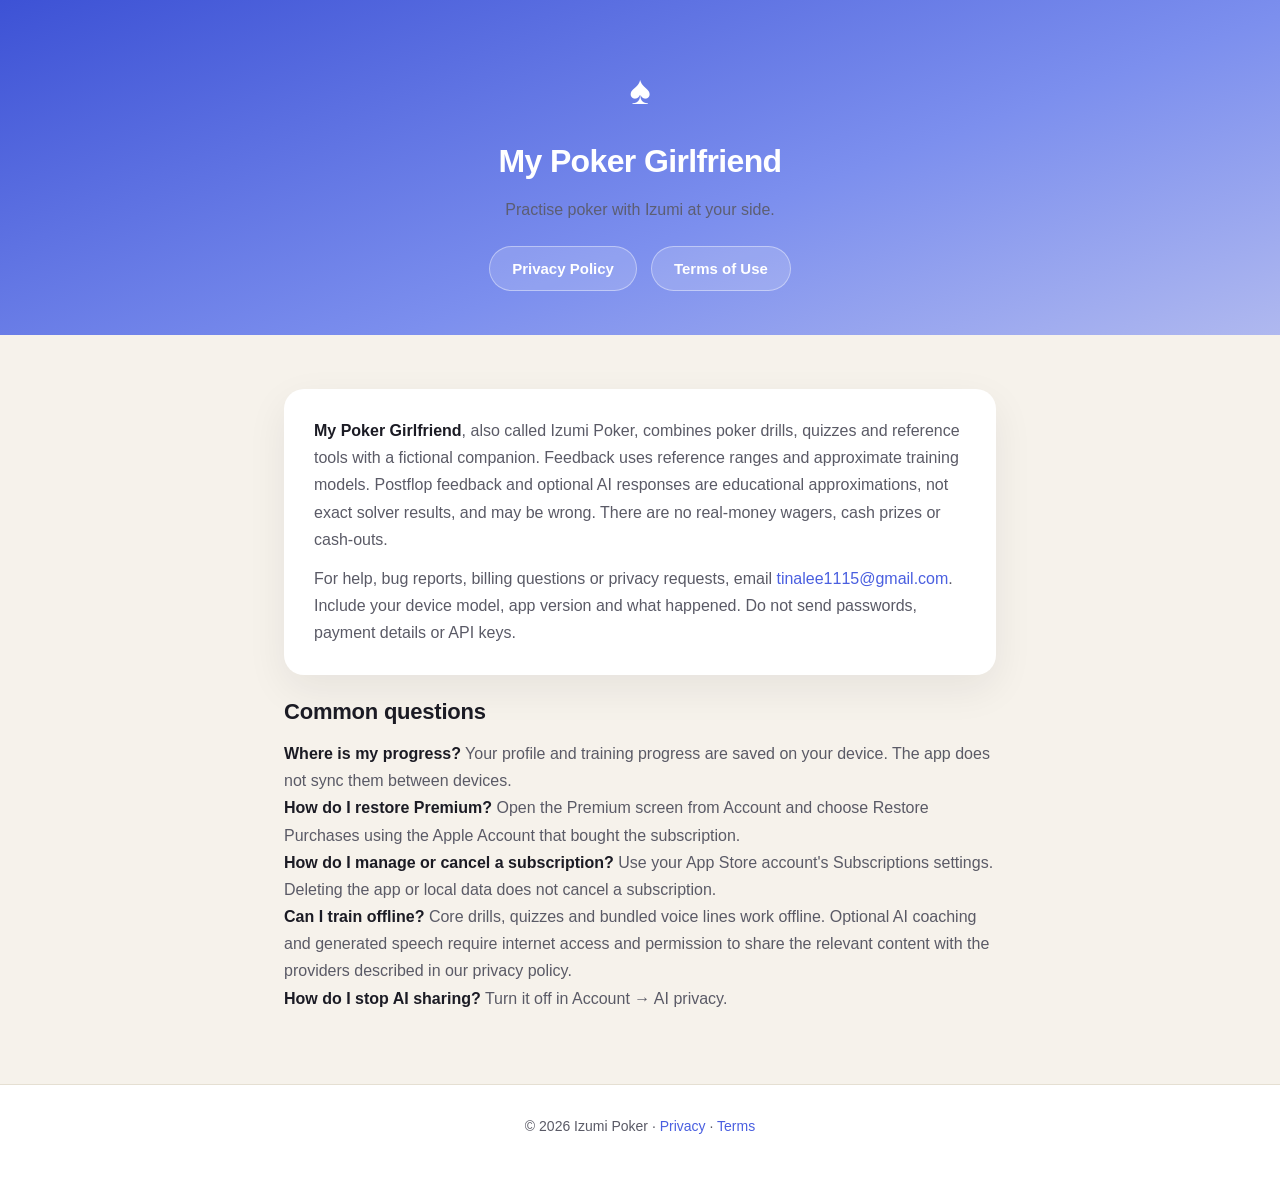
<file: index.html>
<!DOCTYPE html>
<html lang="en"><head><meta charset="UTF-8">
<meta http-equiv="refresh" content="0; url=izumi-poker/">
<title>Izumi Poker</title></head>
<body><a href="izumi-poker/">Izumi Poker</a></body></html>
</file>
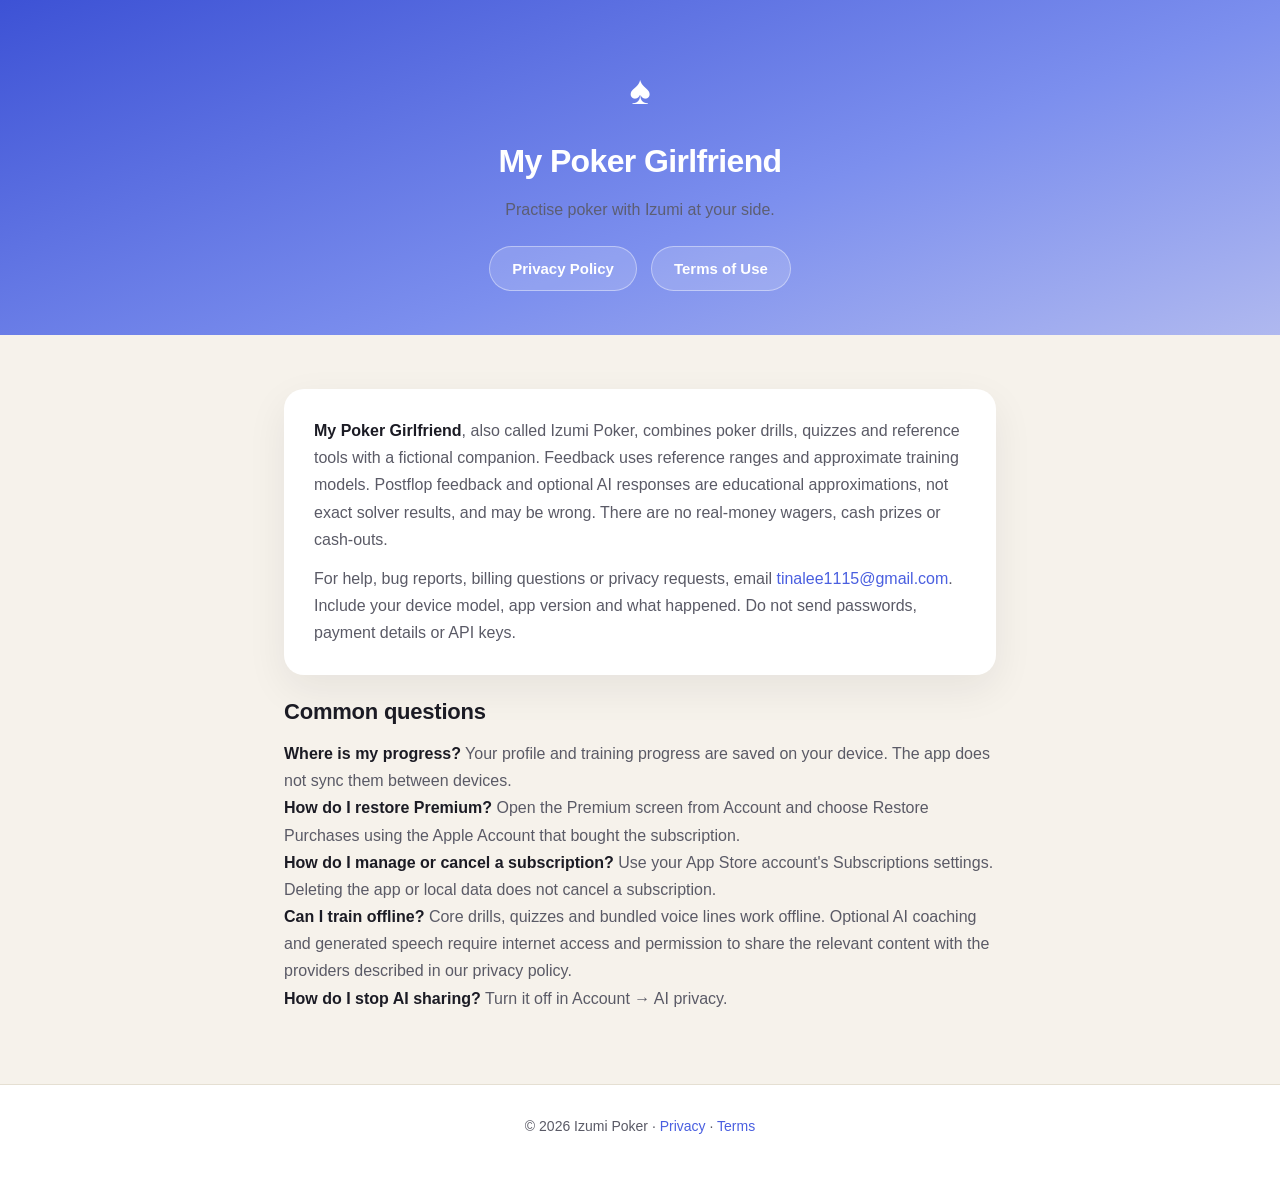
<file: izumi-poker/index.html>
<!DOCTYPE html>
<html lang="en">
<head>
<meta charset="UTF-8">
<meta name="viewport" content="width=device-width, initial-scale=1.0">
<title>My Poker Girlfriend — Support</title>
<link rel="stylesheet" href="style.css">
</head>
<body>
<div class="hero">
  <span class="spade">♠</span>
  <h1>My Poker Girlfriend</h1>
  <p>Practise poker with Izumi at your side.</p>
  <div class="nav">
    <a href="privacy.html">Privacy Policy</a>
    <a href="terms.html">Terms of Use</a>
  </div>
</div>
<main>
  <div class="card">
    <p><b>My Poker Girlfriend</b>, also called Izumi Poker, combines poker drills,
    quizzes and reference tools with a fictional companion. Feedback uses reference
    ranges and approximate training models. Postflop feedback and optional AI responses
    are educational approximations, not exact solver results, and may be wrong.
    There are no real-money wagers, cash prizes or cash-outs.</p>
    <p style="margin-top:12px">For help, bug reports, billing questions or privacy requests,
    email <a href="mailto:tinalee1115@gmail.com">tinalee1115@gmail.com</a>.
    Include your device model, app version and what happened. Do not send passwords,
    payment details or API keys.</p>
  </div>
  <h2>Common questions</h2>
  <p><b>Where is my progress?</b> Your profile and training progress are saved on your
  device. The app does not sync them between devices.</p>
  <p><b>How do I restore Premium?</b> Open the Premium screen from Account and choose
  Restore Purchases using the Apple Account that bought the subscription.</p>
  <p><b>How do I manage or cancel a subscription?</b> Use your App Store account's
  Subscriptions settings. Deleting the app or local data does not cancel a subscription.</p>
  <p><b>Can I train offline?</b> Core drills, quizzes and bundled voice lines work offline.
  Optional AI coaching and generated speech require internet access and permission to
  share the relevant content with the providers described in our privacy policy.</p>
  <p><b>How do I stop AI sharing?</b> Turn it off in Account → AI privacy.</p>
</main>
<footer>© 2026 Izumi Poker · <a href="privacy.html">Privacy</a> · <a href="terms.html">Terms</a></footer>
</body>
</html>
</file>
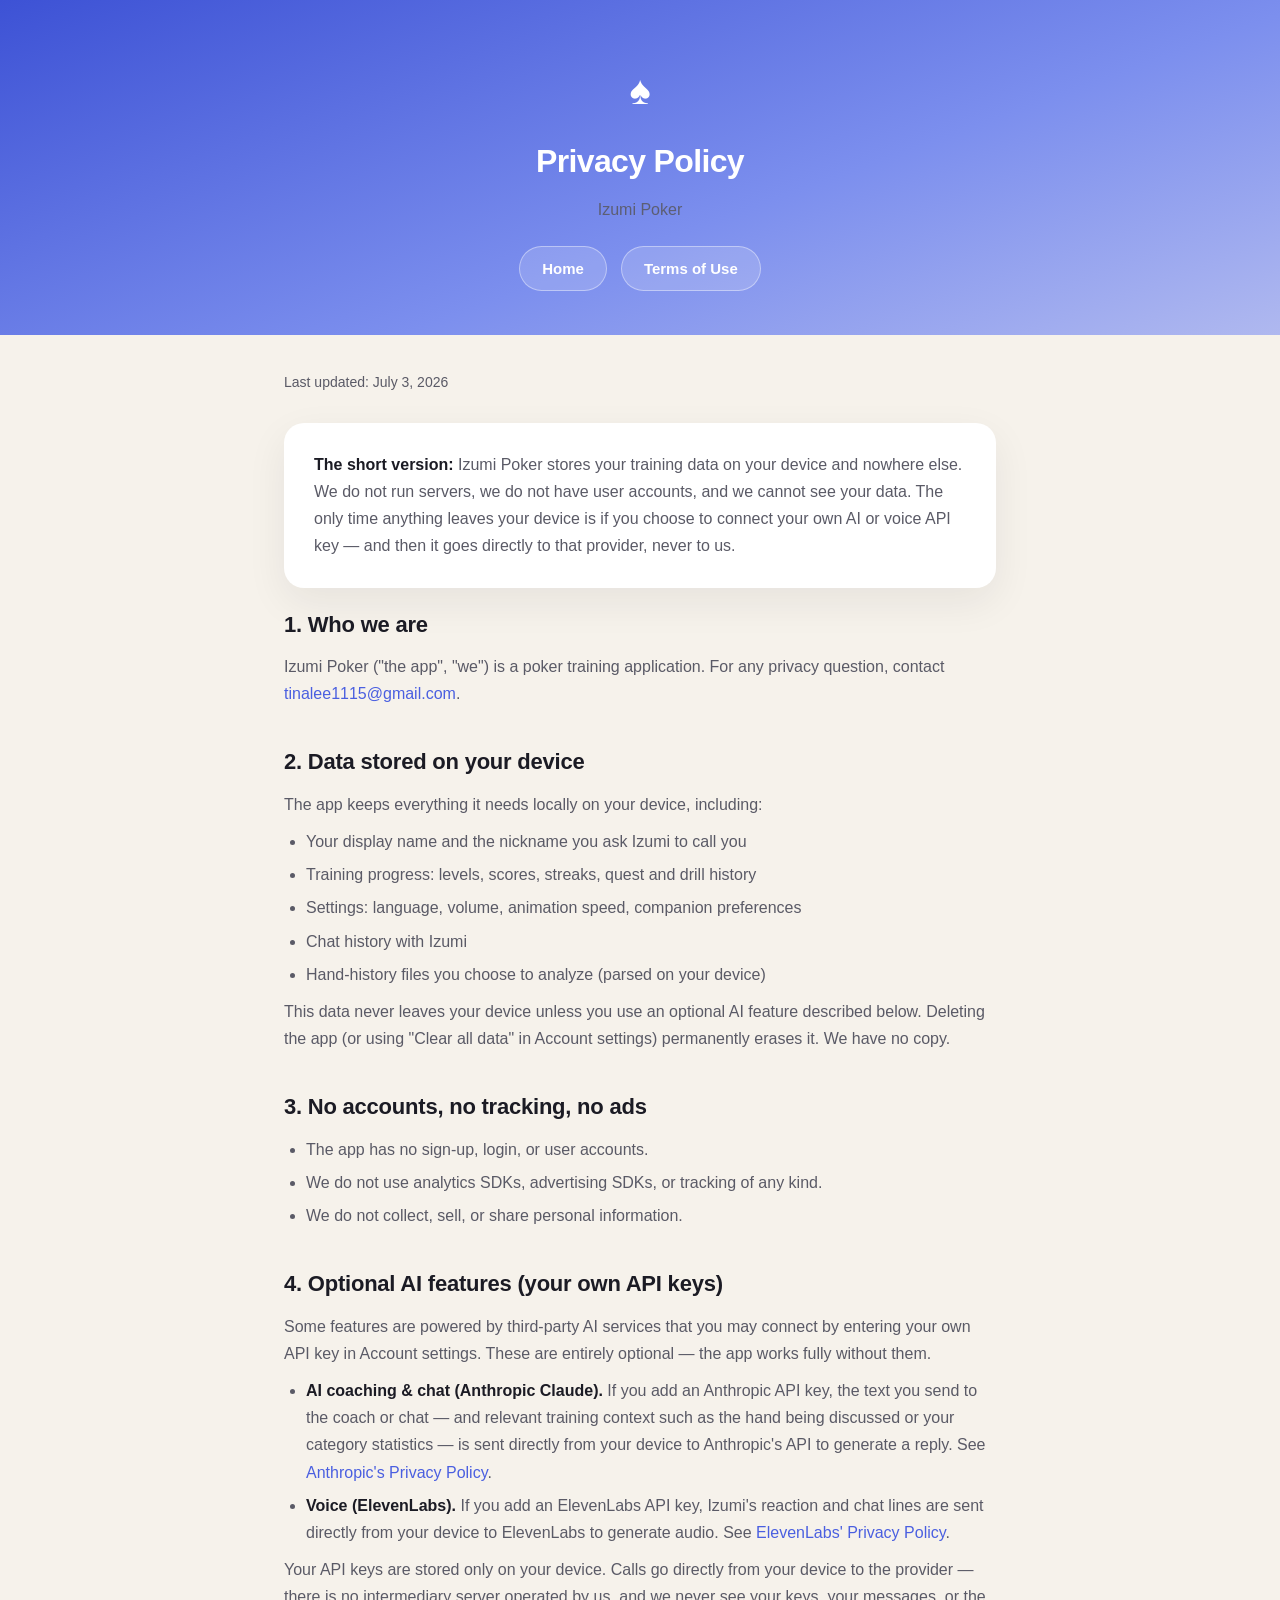
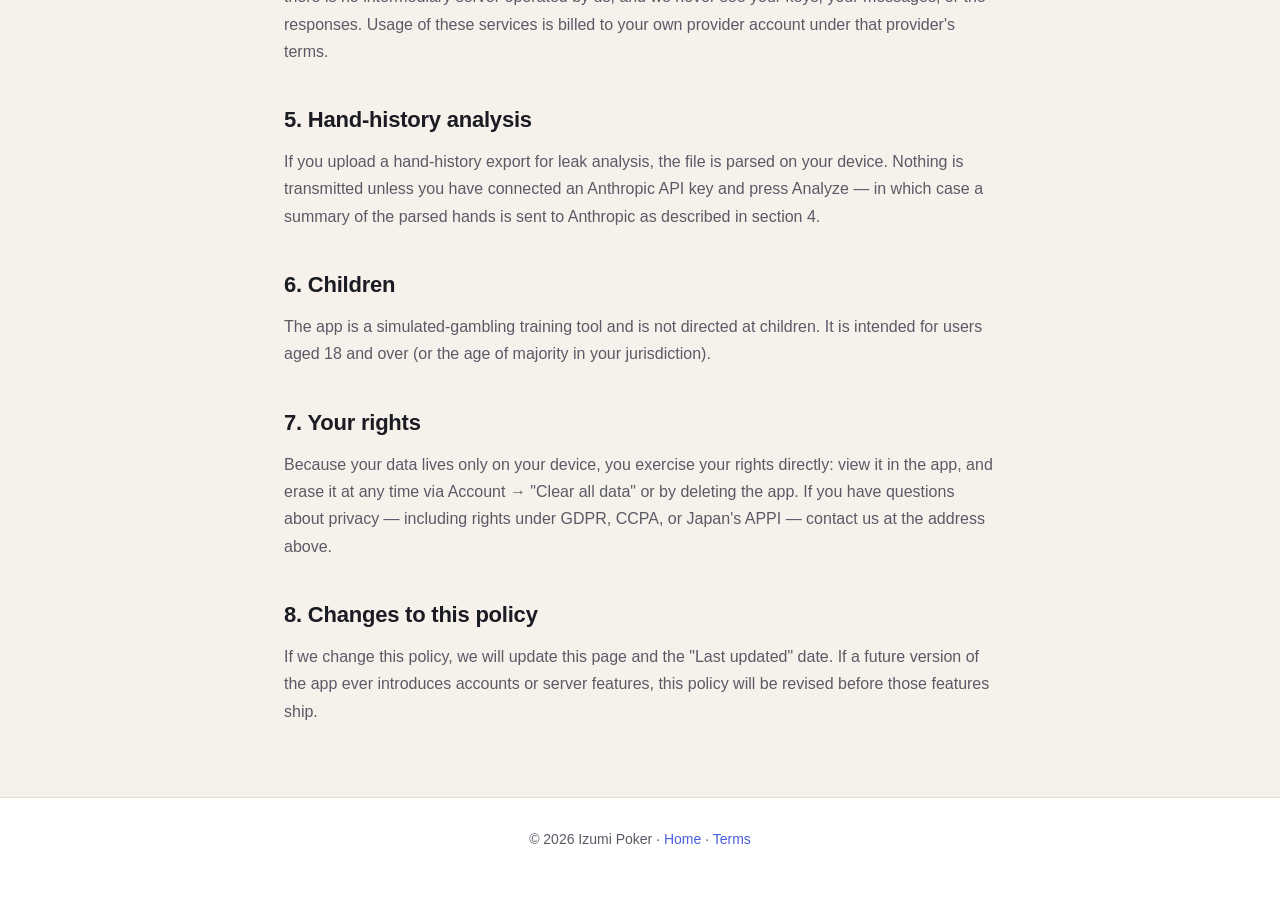
<file: privacy.html>
<!DOCTYPE html>
<html lang="en">
<head>
<meta charset="UTF-8">
<meta name="viewport" content="width=device-width, initial-scale=1.0">
<title>Privacy Policy — Izumi Poker</title>
<link rel="stylesheet" href="style.css">
</head>
<body>
<div class="hero">
  <span class="spade">♠</span>
  <h1>Privacy Policy</h1>
  <p>Izumi Poker</p>
  <div class="nav">
    <a href="index.html">Home</a>
    <a href="terms.html">Terms of Use</a>
  </div>
</div>
<main>
  <p class="updated">Last updated: July 3, 2026</p>

  <div class="card">
    <p><b>The short version:</b> Izumi Poker stores your training data on your device and
    nowhere else. We do not run servers, we do not have user accounts, and we cannot see
    your data. The only time anything leaves your device is if you choose to connect your
    own AI or voice API key — and then it goes directly to that provider, never to us.</p>
  </div>

  <h2>1. Who we are</h2>
  <p>Izumi Poker ("the app", "we") is a poker training application. For any privacy
  question, contact <a href="mailto:tinalee1115@gmail.com">tinalee1115@gmail.com</a>.</p>

  <h2>2. Data stored on your device</h2>
  <p>The app keeps everything it needs locally on your device, including:</p>
  <ul>
    <li>Your display name and the nickname you ask Izumi to call you</li>
    <li>Training progress: levels, scores, streaks, quest and drill history</li>
    <li>Settings: language, volume, animation speed, companion preferences</li>
    <li>Chat history with Izumi</li>
    <li>Hand-history files you choose to analyze (parsed on your device)</li>
  </ul>
  <p>This data never leaves your device unless you use an optional AI feature described
  below. Deleting the app (or using "Clear all data" in Account settings) permanently
  erases it. We have no copy.</p>

  <h2>3. No accounts, no tracking, no ads</h2>
  <ul>
    <li>The app has no sign-up, login, or user accounts.</li>
    <li>We do not use analytics SDKs, advertising SDKs, or tracking of any kind.</li>
    <li>We do not collect, sell, or share personal information.</li>
  </ul>

  <h2>4. Optional AI features (your own API keys)</h2>
  <p>Some features are powered by third-party AI services that you may connect by entering
  your own API key in Account settings. These are entirely optional — the app works fully
  without them.</p>
  <ul>
    <li><b>AI coaching &amp; chat (Anthropic Claude).</b> If you add an Anthropic API key,
    the text you send to the coach or chat — and relevant training context such as the hand
    being discussed or your category statistics — is sent directly from your device to
    Anthropic's API to generate a reply. See
    <a href="https://www.anthropic.com/privacy" target="_blank" rel="noopener">Anthropic's Privacy Policy</a>.</li>
    <li><b>Voice (ElevenLabs).</b> If you add an ElevenLabs API key, Izumi's reaction and
    chat lines are sent directly from your device to ElevenLabs to generate audio. See
    <a href="https://elevenlabs.io/privacy" target="_blank" rel="noopener">ElevenLabs' Privacy Policy</a>.</li>
  </ul>
  <p>Your API keys are stored only on your device. Calls go directly from your device to
  the provider — there is no intermediary server operated by us, and we never see your
  keys, your messages, or the responses. Usage of these services is billed to your own
  provider account under that provider's terms.</p>

  <h2>5. Hand-history analysis</h2>
  <p>If you upload a hand-history export for leak analysis, the file is parsed on your
  device. Nothing is transmitted unless you have connected an Anthropic API key and press
  Analyze — in which case a summary of the parsed hands is sent to Anthropic as described
  in section 4.</p>

  <h2>6. Children</h2>
  <p>The app is a simulated-gambling training tool and is not directed at children. It is
  intended for users aged 18 and over (or the age of majority in your jurisdiction).</p>

  <h2>7. Your rights</h2>
  <p>Because your data lives only on your device, you exercise your rights directly:
  view it in the app, and erase it at any time via Account → "Clear all data" or by
  deleting the app. If you have questions about privacy — including rights under GDPR,
  CCPA, or Japan's APPI — contact us at the address above.</p>

  <h2>8. Changes to this policy</h2>
  <p>If we change this policy, we will update this page and the "Last updated" date. If a
  future version of the app ever introduces accounts or server features, this policy will
  be revised before those features ship.</p>
</main>
<footer>© 2026 Izumi Poker · <a href="index.html">Home</a> · <a href="terms.html">Terms</a></footer>
</body>
</html>
</file>
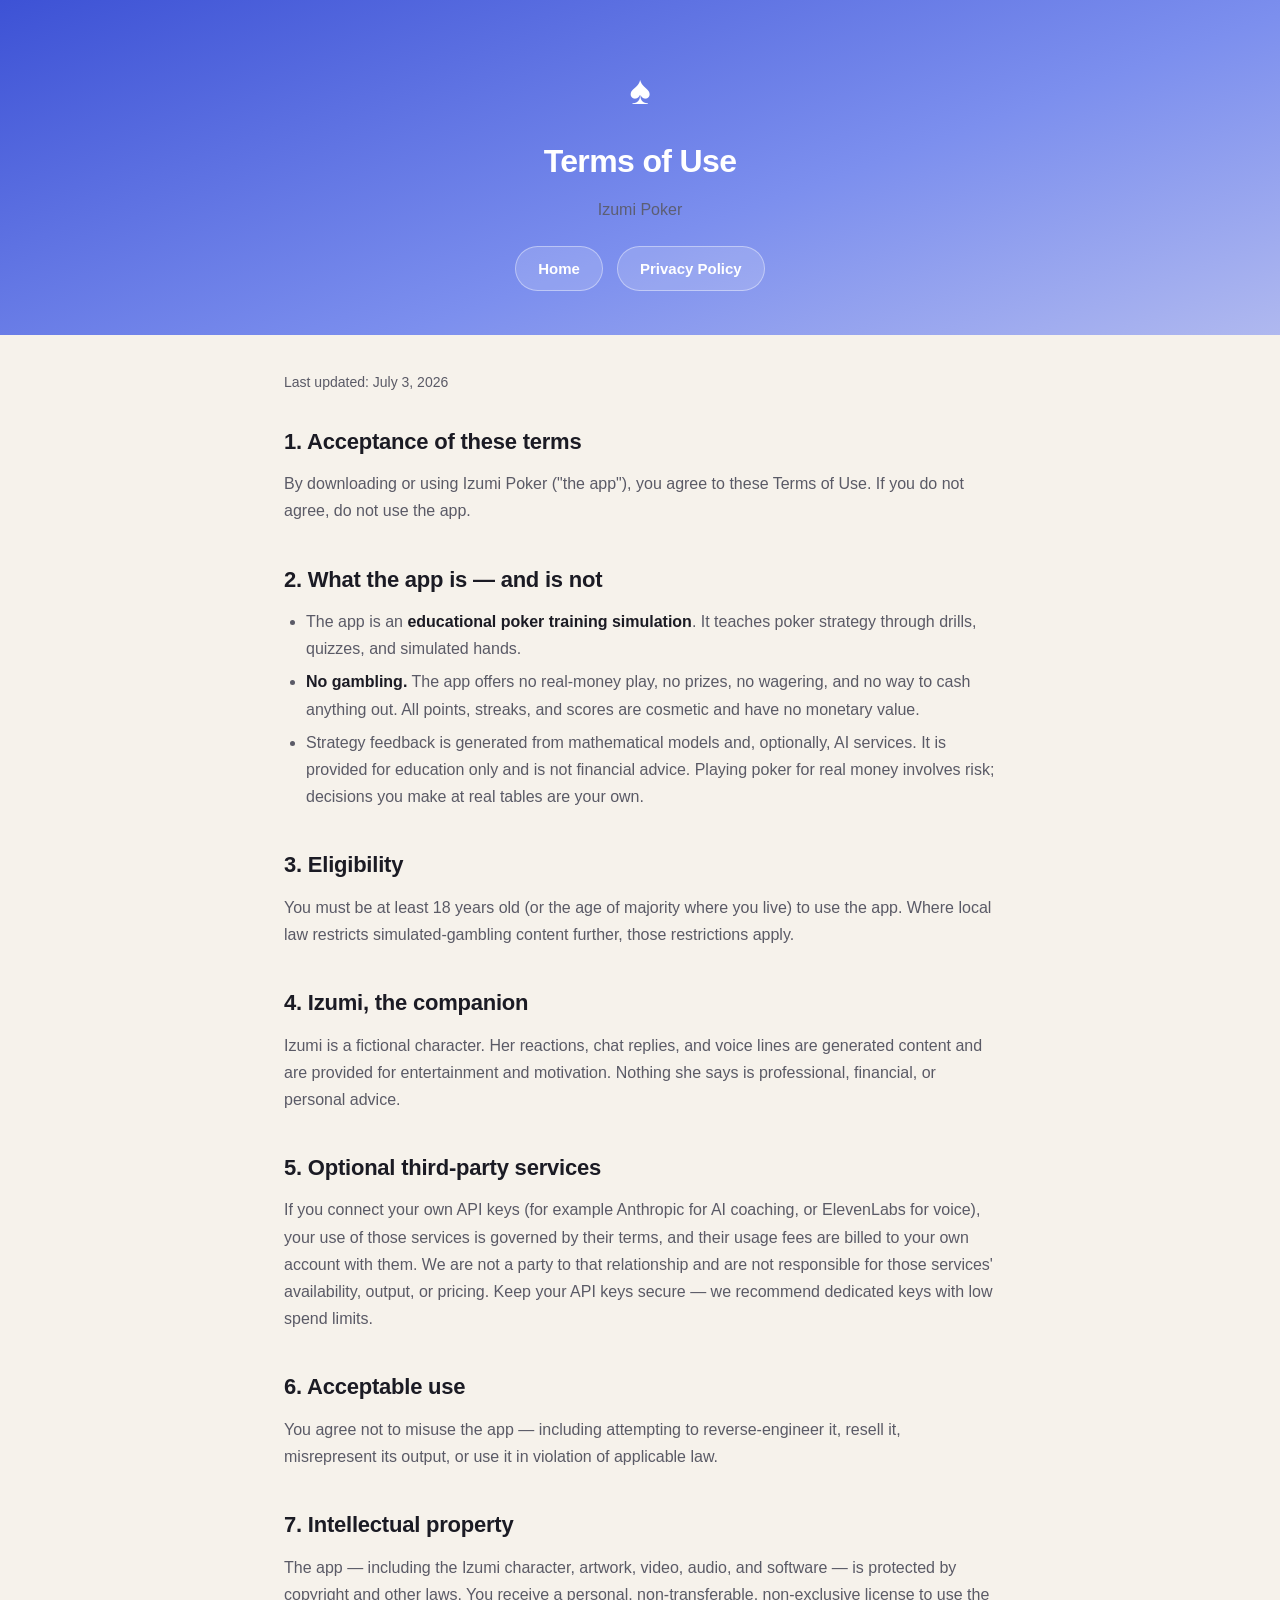
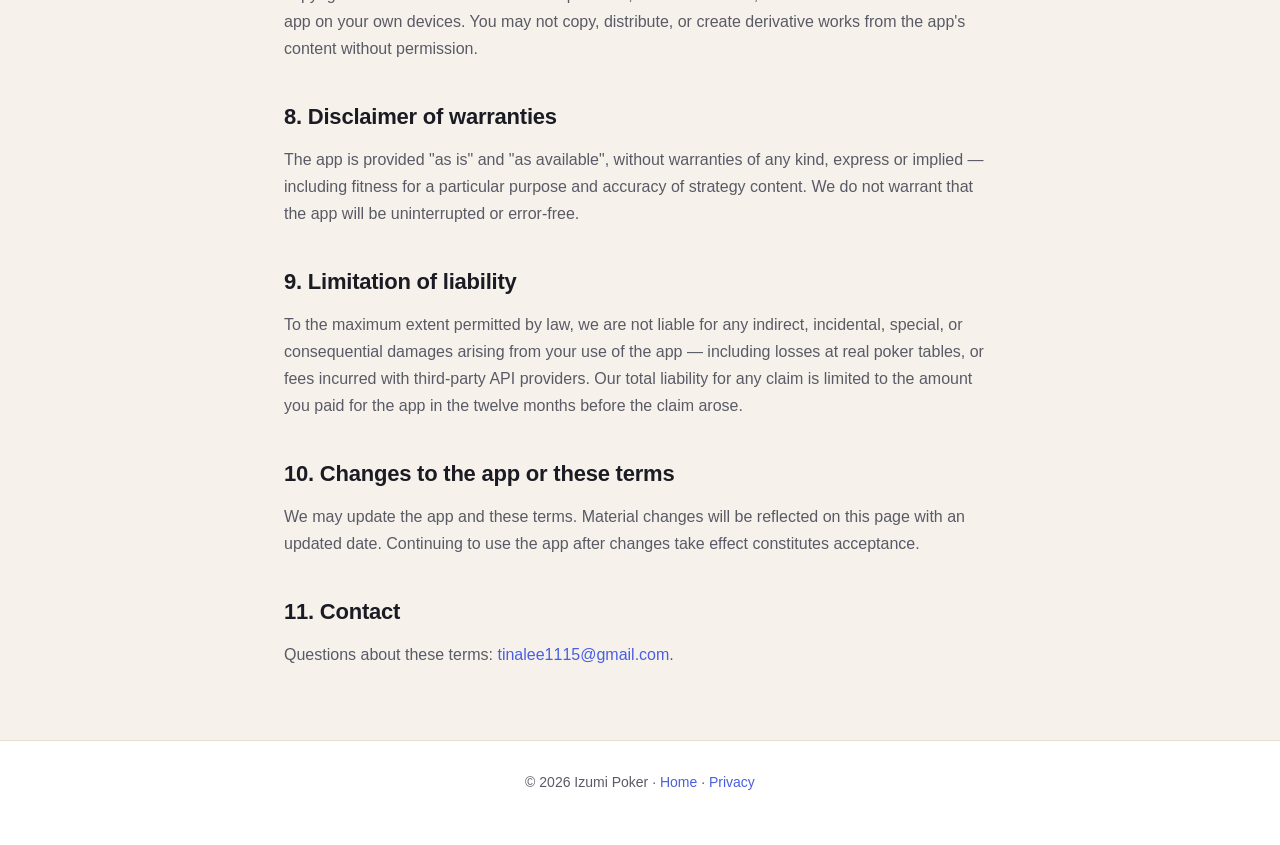
<file: terms.html>
<!DOCTYPE html>
<html lang="en">
<head>
<meta charset="UTF-8">
<meta name="viewport" content="width=device-width, initial-scale=1.0">
<title>Terms of Use — Izumi Poker</title>
<link rel="stylesheet" href="style.css">
</head>
<body>
<div class="hero">
  <span class="spade">♠</span>
  <h1>Terms of Use</h1>
  <p>Izumi Poker</p>
  <div class="nav">
    <a href="index.html">Home</a>
    <a href="privacy.html">Privacy Policy</a>
  </div>
</div>
<main>
  <p class="updated">Last updated: July 3, 2026</p>

  <h2>1. Acceptance of these terms</h2>
  <p>By downloading or using Izumi Poker ("the app"), you agree to these Terms of Use. If
  you do not agree, do not use the app.</p>

  <h2>2. What the app is — and is not</h2>
  <ul>
    <li>The app is an <b>educational poker training simulation</b>. It teaches poker
    strategy through drills, quizzes, and simulated hands.</li>
    <li><b>No gambling.</b> The app offers no real-money play, no prizes, no wagering, and
    no way to cash anything out. All points, streaks, and scores are cosmetic and have no
    monetary value.</li>
    <li>Strategy feedback is generated from mathematical models and, optionally, AI
    services. It is provided for education only and is not financial advice. Playing poker
    for real money involves risk; decisions you make at real tables are your own.</li>
  </ul>

  <h2>3. Eligibility</h2>
  <p>You must be at least 18 years old (or the age of majority where you live) to use the
  app. Where local law restricts simulated-gambling content further, those restrictions
  apply.</p>

  <h2>4. Izumi, the companion</h2>
  <p>Izumi is a fictional character. Her reactions, chat replies, and voice lines are
  generated content and are provided for entertainment and motivation. Nothing she says is
  professional, financial, or personal advice.</p>

  <h2>5. Optional third-party services</h2>
  <p>If you connect your own API keys (for example Anthropic for AI coaching, or
  ElevenLabs for voice), your use of those services is governed by their terms, and their
  usage fees are billed to your own account with them. We are not a party to that
  relationship and are not responsible for those services' availability, output, or
  pricing. Keep your API keys secure — we recommend dedicated keys with low spend limits.</p>

  <h2>6. Acceptable use</h2>
  <p>You agree not to misuse the app — including attempting to reverse-engineer it, resell
  it, misrepresent its output, or use it in violation of applicable law.</p>

  <h2>7. Intellectual property</h2>
  <p>The app — including the Izumi character, artwork, video, audio, and software — is
  protected by copyright and other laws. You receive a personal, non-transferable,
  non-exclusive license to use the app on your own devices. You may not copy, distribute,
  or create derivative works from the app's content without permission.</p>

  <h2>8. Disclaimer of warranties</h2>
  <p>The app is provided "as is" and "as available", without warranties of any kind,
  express or implied — including fitness for a particular purpose and accuracy of
  strategy content. We do not warrant that the app will be uninterrupted or error-free.</p>

  <h2>9. Limitation of liability</h2>
  <p>To the maximum extent permitted by law, we are not liable for any indirect,
  incidental, special, or consequential damages arising from your use of the app —
  including losses at real poker tables, or fees incurred with third-party API
  providers. Our total liability for any claim is limited to the amount you paid for the
  app in the twelve months before the claim arose.</p>

  <h2>10. Changes to the app or these terms</h2>
  <p>We may update the app and these terms. Material changes will be reflected on this
  page with an updated date. Continuing to use the app after changes take effect
  constitutes acceptance.</p>

  <h2>11. Contact</h2>
  <p>Questions about these terms: <a href="mailto:tinalee1115@gmail.com">tinalee1115@gmail.com</a>.</p>
</main>
<footer>© 2026 Izumi Poker · <a href="index.html">Home</a> · <a href="privacy.html">Privacy</a></footer>
</body>
</html>
</file>
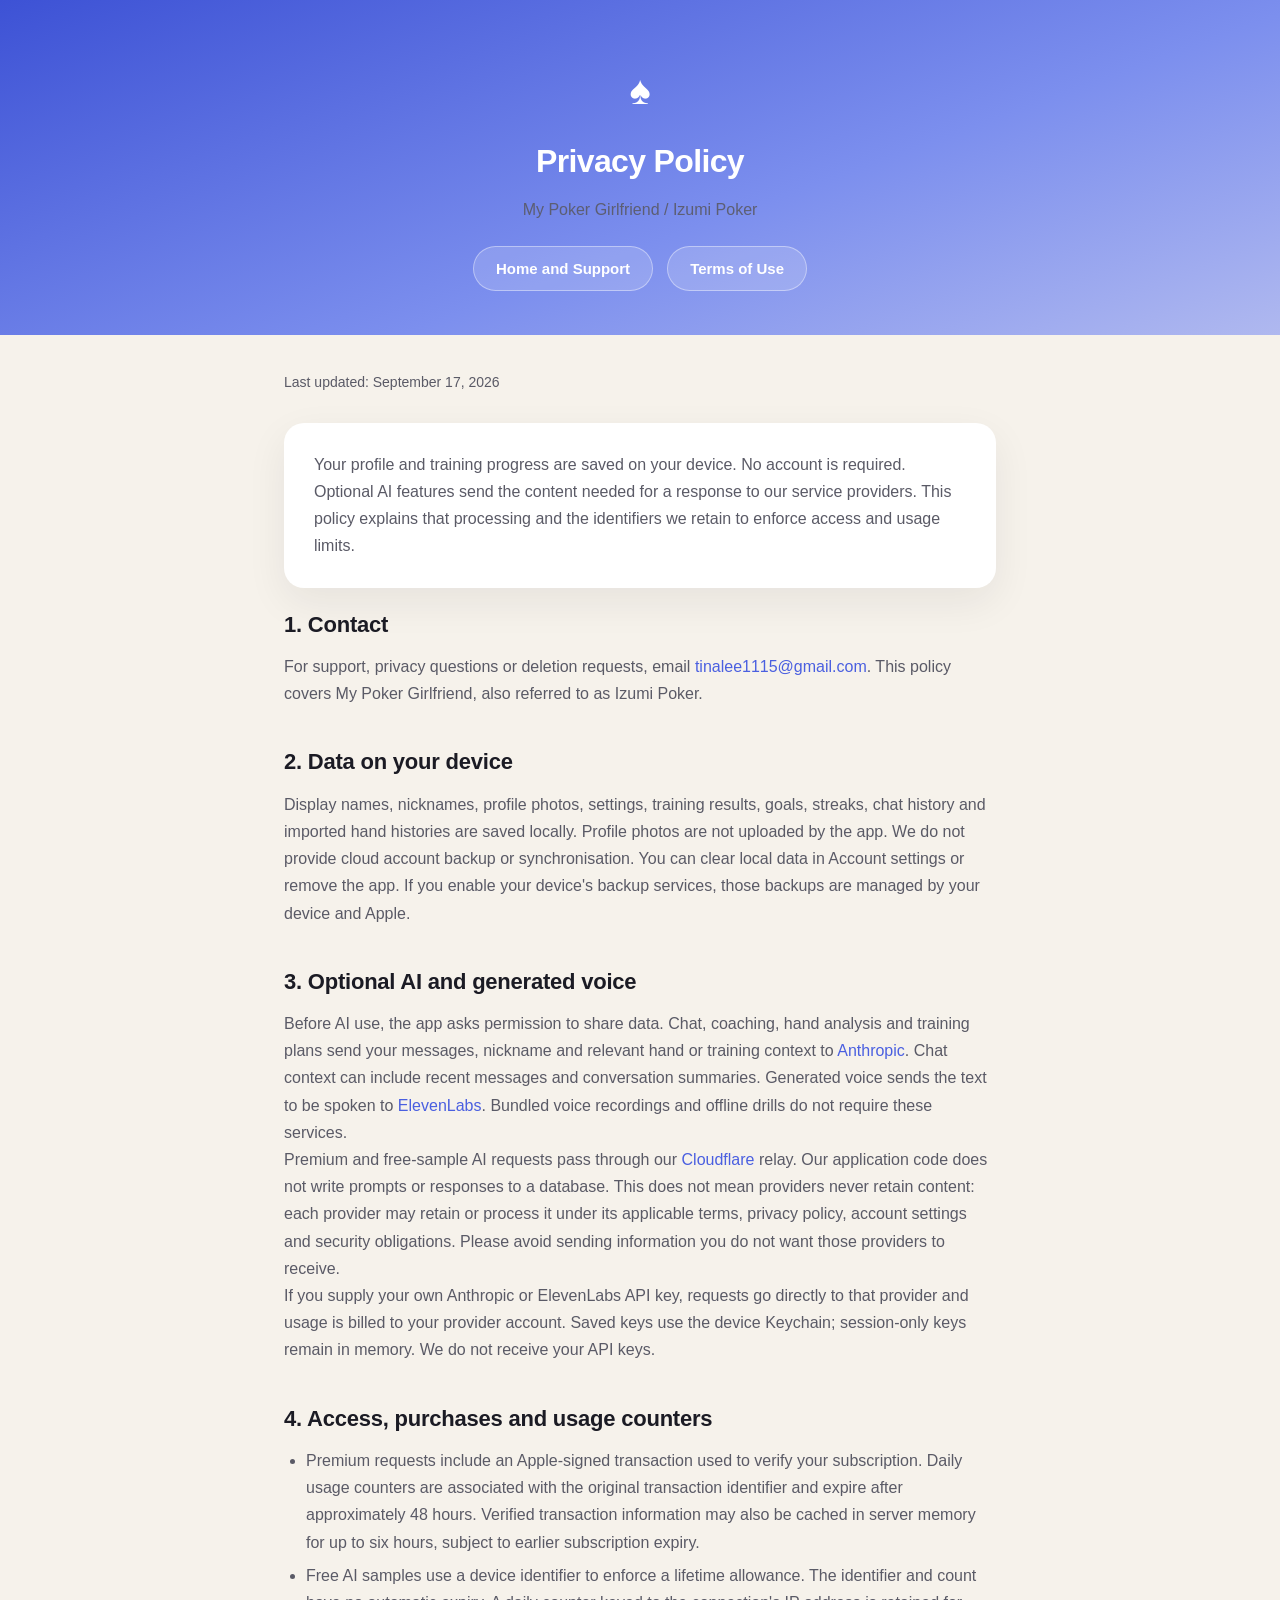
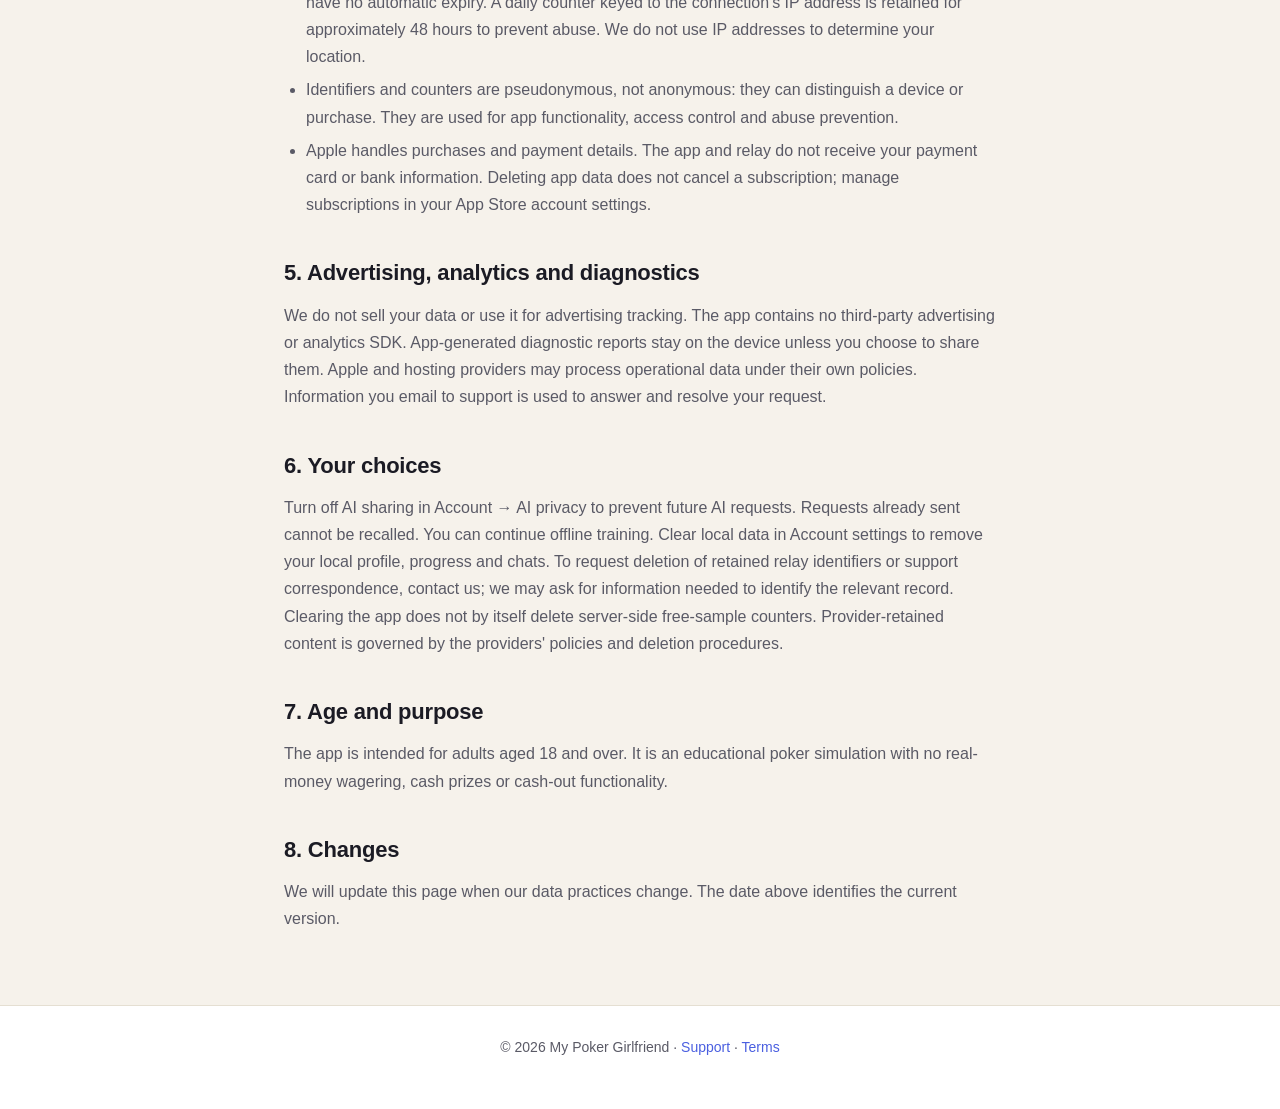
<file: izumi-poker/privacy.html>
<!DOCTYPE html>
<html lang="en">
<head><meta charset="UTF-8"><meta name="viewport" content="width=device-width, initial-scale=1"><title>Privacy Policy — My Poker Girlfriend</title><link rel="stylesheet" href="style.css"></head>
<body>
<div class="hero"><span class="spade">♠</span><h1>Privacy Policy</h1><p>My Poker Girlfriend / Izumi Poker</p><div class="nav"><a href="index.html">Home and Support</a><a href="terms.html">Terms of Use</a></div></div>
<main>
<p class="updated">Last updated: September 17, 2026</p>
<div class="card"><p>Your profile and training progress are saved on your device. No account is required. Optional AI features send the content needed for a response to our service providers. This policy explains that processing and the identifiers we retain to enforce access and usage limits.</p></div>
<h2>1. Contact</h2><p>For support, privacy questions or deletion requests, email <a href="mailto:tinalee1115@gmail.com">tinalee1115@gmail.com</a>. This policy covers My Poker Girlfriend, also referred to as Izumi Poker.</p>
<h2>2. Data on your device</h2><p>Display names, nicknames, profile photos, settings, training results, goals, streaks, chat history and imported hand histories are saved locally. Profile photos are not uploaded by the app. We do not provide cloud account backup or synchronisation. You can clear local data in Account settings or remove the app. If you enable your device's backup services, those backups are managed by your device and Apple.</p>
<h2>3. Optional AI and generated voice</h2>
<p>Before AI use, the app asks permission to share data. Chat, coaching, hand analysis and training plans send your messages, nickname and relevant hand or training context to <a href="https://www.anthropic.com/privacy">Anthropic</a>. Chat context can include recent messages and conversation summaries. Generated voice sends the text to be spoken to <a href="https://elevenlabs.io/privacy-policy">ElevenLabs</a>. Bundled voice recordings and offline drills do not require these services.</p>
<p>Premium and free-sample AI requests pass through our <a href="https://www.cloudflare.com/privacypolicy/">Cloudflare</a> relay. Our application code does not write prompts or responses to a database. This does not mean providers never retain content: each provider may retain or process it under its applicable terms, privacy policy, account settings and security obligations. Please avoid sending information you do not want those providers to receive.</p>
<p>If you supply your own Anthropic or ElevenLabs API key, requests go directly to that provider and usage is billed to your provider account. Saved keys use the device Keychain; session-only keys remain in memory. We do not receive your API keys.</p>
<h2>4. Access, purchases and usage counters</h2>
<ul>
<li>Premium requests include an Apple-signed transaction used to verify your subscription. Daily usage counters are associated with the original transaction identifier and expire after approximately 48 hours. Verified transaction information may also be cached in server memory for up to six hours, subject to earlier subscription expiry.</li>
<li>Free AI samples use a device identifier to enforce a lifetime allowance. The identifier and count have no automatic expiry. A daily counter keyed to the connection's IP address is retained for approximately 48 hours to prevent abuse. We do not use IP addresses to determine your location.</li>
<li>Identifiers and counters are pseudonymous, not anonymous: they can distinguish a device or purchase. They are used for app functionality, access control and abuse prevention.</li>
<li>Apple handles purchases and payment details. The app and relay do not receive your payment card or bank information. Deleting app data does not cancel a subscription; manage subscriptions in your App Store account settings.</li>
</ul>
<h2>5. Advertising, analytics and diagnostics</h2><p>We do not sell your data or use it for advertising tracking. The app contains no third-party advertising or analytics SDK. App-generated diagnostic reports stay on the device unless you choose to share them. Apple and hosting providers may process operational data under their own policies. Information you email to support is used to answer and resolve your request.</p>
<h2>6. Your choices</h2><p>Turn off AI sharing in Account → AI privacy to prevent future AI requests. Requests already sent cannot be recalled. You can continue offline training. Clear local data in Account settings to remove your local profile, progress and chats. To request deletion of retained relay identifiers or support correspondence, contact us; we may ask for information needed to identify the relevant record. Clearing the app does not by itself delete server-side free-sample counters. Provider-retained content is governed by the providers' policies and deletion procedures.</p>
<h2>7. Age and purpose</h2><p>The app is intended for adults aged 18 and over. It is an educational poker simulation with no real-money wagering, cash prizes or cash-out functionality.</p>
<h2>8. Changes</h2><p>We will update this page when our data practices change. The date above identifies the current version.</p>
</main><footer>© 2026 My Poker Girlfriend · <a href="index.html">Support</a> · <a href="terms.html">Terms</a></footer>
</body></html>
</file>
<file: izumi-poker/style.css>
:root{
  --periwinkle:#4A5FE0; --sky:#A7B4F2; --coral:#F2764A;
  --cloud:#F6F2EB; --ink:#1B1B24; --muted:#5A5A66; --line:#E5DFD2;
}
*{box-sizing:border-box;margin:0;padding:0}
body{
  font-family:-apple-system,BlinkMacSystemFont,"Segoe UI",Roboto,"Hiragino Sans","Noto Sans JP",sans-serif;
  background:var(--cloud); color:var(--ink); line-height:1.7;
}
.hero{
  background:linear-gradient(160deg,#3D52D5 0%,#7C8FEE 60%,#C9CDF0 120%);
  color:#fff; padding:56px 24px 44px; text-align:center;
}
.hero .spade{font-size:40px; display:block; margin-bottom:10px}
.hero h1{font-size:32px; font-weight:800; letter-spacing:-.02em}
.hero p{margin-top:8px; opacity:.9; font-size:16px}
main{max-width:760px; margin:0 auto; padding:36px 24px 72px}
h2{font-size:22px; margin:36px 0 10px; letter-spacing:-.01em}
h2:first-of-type{margin-top:0}
p,li{color:var(--muted); font-size:16px}
b,strong{color:var(--ink)}
ul{padding-left:22px; margin:10px 0}
li{margin:6px 0}
a{color:var(--periwinkle); text-decoration:none}
a:hover{text-decoration:underline}
.updated{font-size:14px; color:var(--muted); margin-bottom:28px}
.card{
  background:#fff; border-radius:20px; padding:28px 30px; margin:18px 0;
  box-shadow:0 14px 40px rgba(27,27,36,.07);
}
.nav{display:flex; gap:14px; justify-content:center; margin-top:22px; flex-wrap:wrap}
.nav a{
  background:rgba(255,255,255,.16); border:1px solid rgba(255,255,255,.4);
  color:#fff; border-radius:999px; padding:9px 22px; font-weight:600; font-size:15px;
}
.nav a:hover{background:rgba(255,255,255,.28); text-decoration:none}
footer{
  text-align:center; padding:30px 24px 50px; color:var(--muted); font-size:14px;
  border-top:1.5px solid var(--line); background:#fff;
}
</file>
<file: style.css>
:root{
  --periwinkle:#4A5FE0; --sky:#A7B4F2; --coral:#F2764A;
  --cloud:#F6F2EB; --ink:#1B1B24; --muted:#5A5A66; --line:#E5DFD2;
}
*{box-sizing:border-box;margin:0;padding:0}
body{
  font-family:-apple-system,BlinkMacSystemFont,"Segoe UI",Roboto,"Hiragino Sans","Noto Sans JP",sans-serif;
  background:var(--cloud); color:var(--ink); line-height:1.7;
}
.hero{
  background:linear-gradient(160deg,#3D52D5 0%,#7C8FEE 60%,#C9CDF0 120%);
  color:#fff; padding:56px 24px 44px; text-align:center;
}
.hero .spade{font-size:40px; display:block; margin-bottom:10px}
.hero h1{font-size:32px; font-weight:800; letter-spacing:-.02em}
.hero p{margin-top:8px; opacity:.9; font-size:16px}
main{max-width:760px; margin:0 auto; padding:36px 24px 72px}
h2{font-size:22px; margin:36px 0 10px; letter-spacing:-.01em}
h2:first-of-type{margin-top:0}
p,li{color:var(--muted); font-size:16px}
b,strong{color:var(--ink)}
ul{padding-left:22px; margin:10px 0}
li{margin:6px 0}
a{color:var(--periwinkle); text-decoration:none}
a:hover{text-decoration:underline}
.updated{font-size:14px; color:var(--muted); margin-bottom:28px}
.card{
  background:#fff; border-radius:20px; padding:28px 30px; margin:18px 0;
  box-shadow:0 14px 40px rgba(27,27,36,.07);
}
.nav{display:flex; gap:14px; justify-content:center; margin-top:22px; flex-wrap:wrap}
.nav a{
  background:rgba(255,255,255,.16); border:1px solid rgba(255,255,255,.4);
  color:#fff; border-radius:999px; padding:9px 22px; font-weight:600; font-size:15px;
}
.nav a:hover{background:rgba(255,255,255,.28); text-decoration:none}
footer{
  text-align:center; padding:30px 24px 50px; color:var(--muted); font-size:14px;
  border-top:1.5px solid var(--line); background:#fff;
}
</file>
